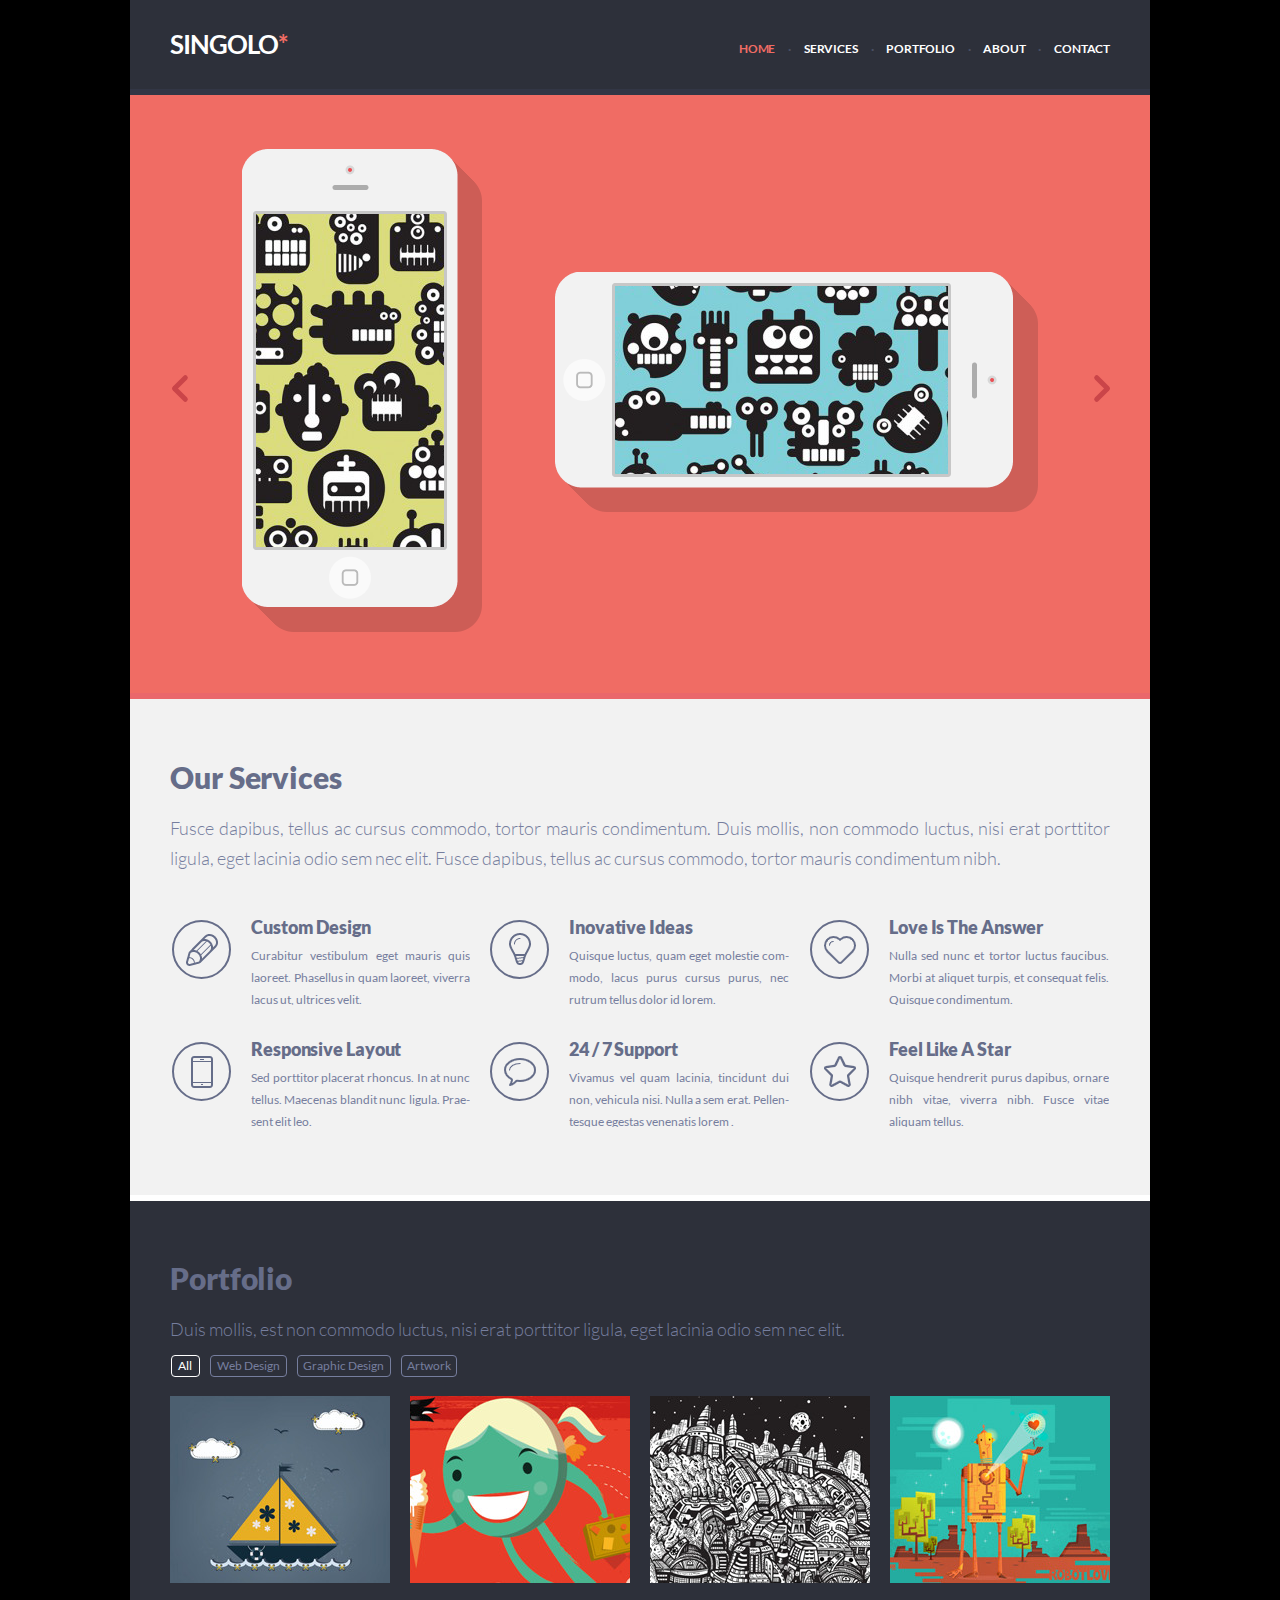
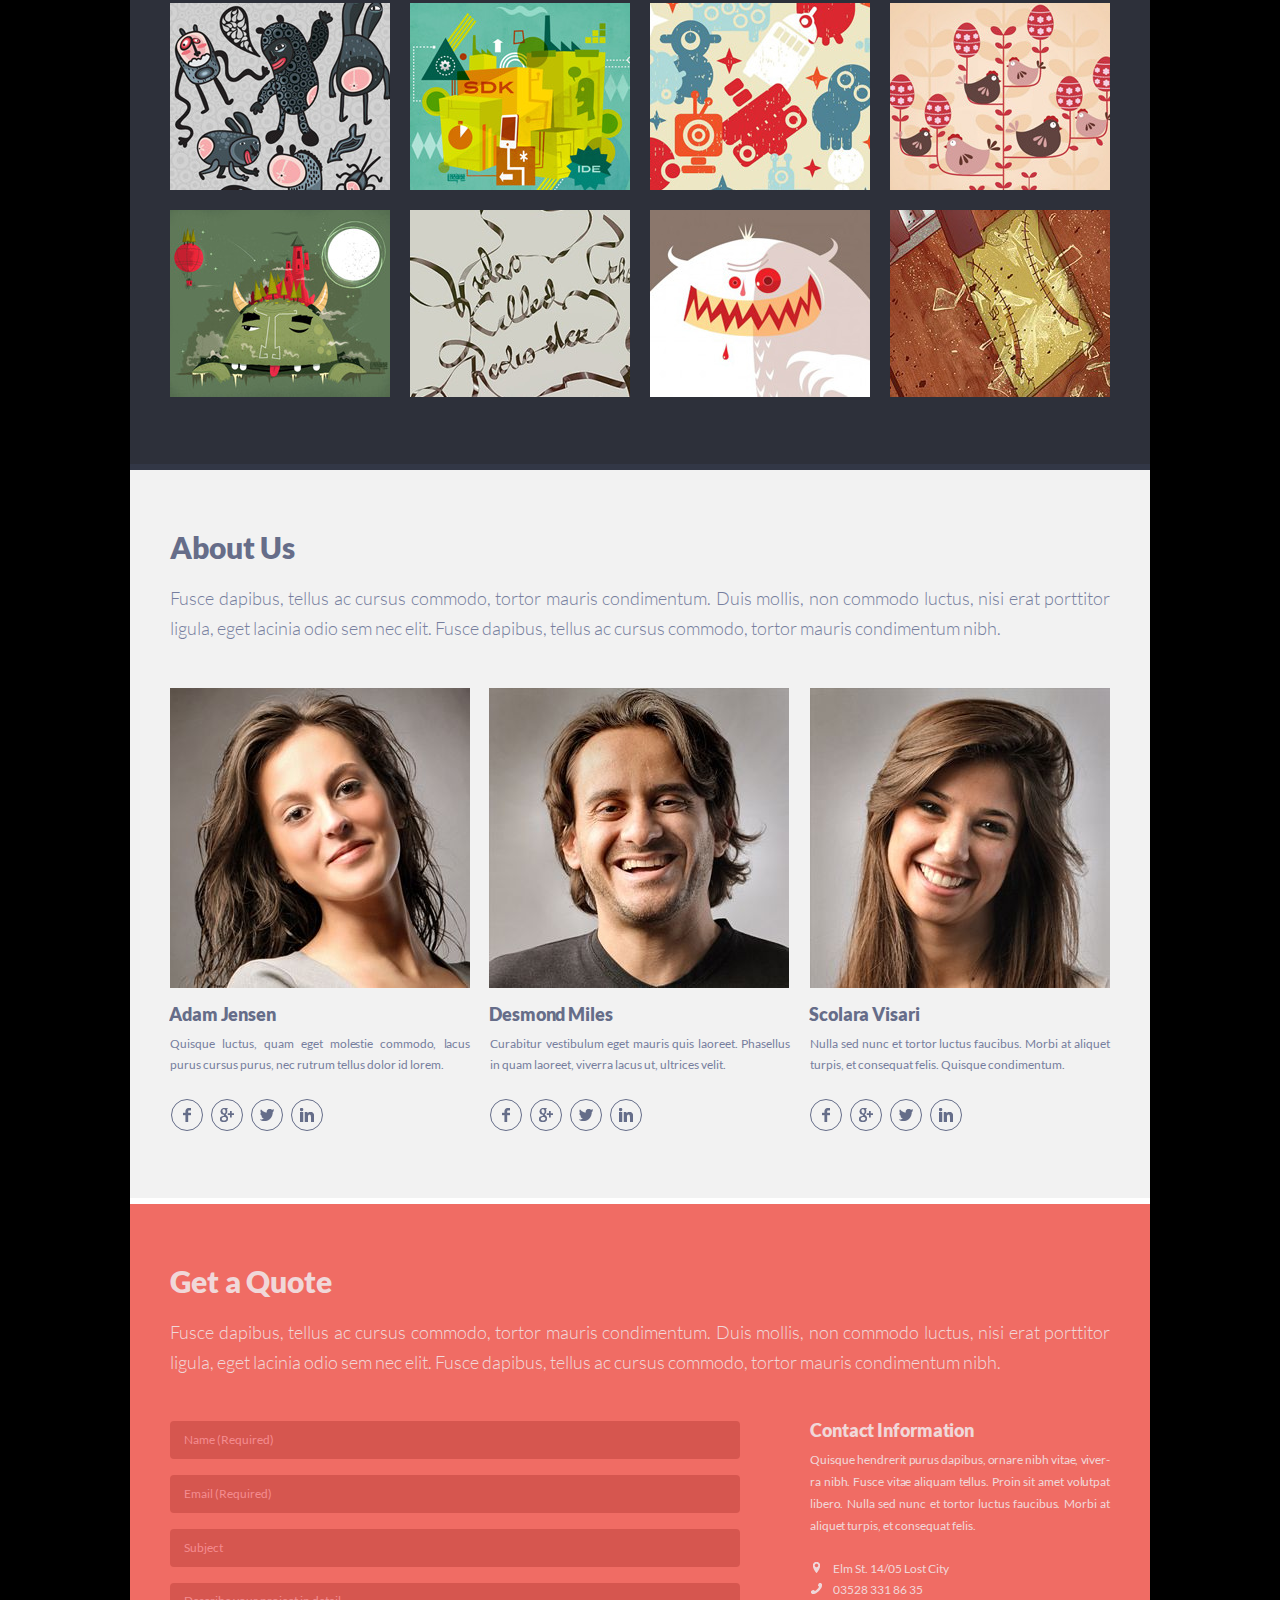
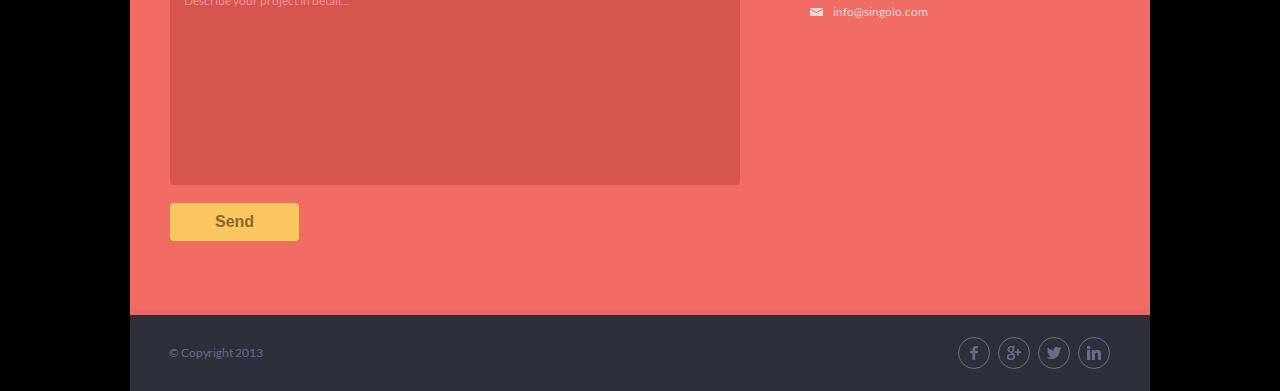
<file: index.html>
<!DOCTYPE html>
<html lang="en">
  <head>
    <meta charset="UTF-8" />
    <meta name="viewport" content="width=device-width, initial-scale=1.0" />
    <link rel="stylesheet" href="./fonts.css" />
    <link rel="stylesheet" href="./style.css" />
    <title>Singolo</title>
  </head>
  <body>
    <header>
      <input id="menu_toggle" type="checkbox" />
      <label class="menu_btn" for="menu_toggle">
        <span></span>
      </label>
      <h1>
        <span>Singolo</span>
        <span>*</span>
      </h1>
      <nav>
        <ul>
          <li>
            <a class="active" href="#">Home</a>
          </li>
          <li class="decoration-dot">·</li>
          <li>
            <a href="#services">Services</a>
          </li>
          <li class="decoration-dot">·</li>
          <li>
            <a href="#portfolio">Portfolio</a>
          </li>
          <li class="decoration-dot">·</li>
          <li>
            <a href="#about">About</a>
          </li>
          <li class="decoration-dot">·</li>
          <li>
            <a href="#contacts">Contact</a>
          </li>
        </ul>
      </nav>
    </header>
    <main>
      <div class="section slider">
        <i class="arrow arrow-left"></i>
        <div class="slides-wrapper">
          <div class="slides">
            <div class="slide">
              <img src="./assets/images/slider/slider-1.png" alt="Slider 1" />
              <div class="black-screen b-screen-1"></div>
              <div class="home-btn h-btn-1"></div>
              <div class="black-screen b-screen-2"></div>
              <div class="home-btn h-btn-2"></div>
            </div>
            <div class="slide">
              <img src="./assets/images/slider/slider-2.png" alt="Slider 2" />
              <div class="black-screen b-screen-3"></div>
              <div class="home-btn h-btn-3"></div>
            </div>
          </div>
        </div>
        <i class="arrow arrow-right"></i>
      </div>
      <section id="services" class="section services">
        <div class="services-container">
          <h2 class="header-container service-header">Our Services</h2>
          <p class="header-intro services-intro">
            Fusce dapibus, tellus ac cursus commodo, tortor mauris condimentum.
            Duis mollis, non commodo luctus, nisi erat porttitor ligula, eget
            lacinia odio sem nec elit. Fusce dapibus, tellus ac cursus commodo,
            tortor mauris condimentum nibh.
          </p>
          <div class="services-item-container">
            <div class="services-item services-item-fix">
              <div class="img-container">
                <img class="icon-fix" src="./assets/images/pen.png" alt="Pen" />
              </div>
              <div class="description-container">
                <h3 class="subheader services-subheader">Custom Design</h3>
                <p class="regular-text description-text">
                  Curabitur vestibulum eget mauris quis laoreet. Phasellus in
                  quam laoreet, viverra lacus ut, ultrices velit.
                </p>
              </div>
            </div>
            <div class="services-item">
              <div class="img-container img-container-fix">
                <img
                  class="icon-fix"
                  src="./assets/images/bulb.png"
                  alt="Bulb"
                />
              </div>
              <div class="description-container">
                <h3 class="subheader services-subheader">Inovative Ideas</h3>
                <p class="regular-text description-text">
                  Quisque luctus, quam eget molestie com­modo, lacus purus
                  cursus purus, nec rutrum tellus dolor id lorem.
                </p>
              </div>
            </div>
            <div class="services-item">
              <div class="img-container img-container-fix">
                <img
                  class="icon-fix"
                  src="./assets/images/heart.png"
                  alt="Heart"
                />
              </div>
              <div class="description-container">
                <h3 class="subheader services-subheader">Love Is The Answer</h3>
                <p class="regular-text description-text">
                  Nulla sed nunc et tortor luctus faucibus. Morbi at aliquet
                  turpis, et consequat felis. Quisque condimentum.
                </p>
              </div>
            </div>
            <div class="services-item services-item-fix">
              <div class="img-container">
                <img
                  class="icon-fix"
                  src="./assets/images/phone.png"
                  alt="Phone"
                />
              </div>
              <div class="description-container">
                <h3 class="subheader services-subheader">Responsive Layout</h3>
                <p class="regular-text description-text">
                  Sed porttitor placerat rhoncus. In at nunc tellus. Maecenas
                  blandit nunc ligula. Prae­sent elit leo.
                </p>
              </div>
            </div>
            <div class="services-item">
              <div class="img-container img-container-fix">
                <img
                  class="icon-fix"
                  src="./assets/images/bubble.png"
                  alt="Bubble"
                />
              </div>
              <div class="description-container">
                <h3 class="subheader services-subheader">24 / 7 Support</h3>
                <p class="regular-text description-text">
                  Vivamus vel quam lacinia, tincidunt dui non, vehicula nisi.
                  Nulla a sem erat. Pellen­tesque egestas venenatis lorem .
                </p>
              </div>
            </div>
            <div class="services-item">
              <div class="img-container img-container-fix">
                <img
                  class="icon-fix"
                  src="./assets/images/star.png"
                  alt="Star"
                />
              </div>
              <div class="description-container">
                <h3 class="subheader services-subheader">Feel Like A Star</h3>
                <p class="regular-text description-text">
                  Quisque hendrerit purus dapibus, ornare nibh vitae, viverra
                  nibh. Fusce vitae aliquam tellus.
                </p>
              </div>
            </div>
          </div>
        </div>
      </section>
      <section id="portfolio" class="section portfolio">
        <div class="portfolio-container">
          <h2 class="header-container portfolio-header">Portfolio</h2>
          <p class="header-intro portfolio-intro">
            Duis mollis, est non commodo luctus, nisi erat porttitor ligula,
            eget lacinia odio sem nec elit.
          </p>
          <div class="tags">
            <a class="regular-text tag-element active-tag">All</a>
            <a class="regular-text tag-element">Web Design</a>
            <a class="regular-text tag-element">Graphic Design</a>
            <a class="regular-text tag-element">Artwork</a>
          </div>
          <div class="portfolio-grid-container">
            <div class="portfolio-grid-element">
              <img
                src="./assets/images/portfolio/portfolio1.jpeg"
                alt="Image 1"
              />
            </div>
            <div class="portfolio-grid-element">
              <img
                src="./assets/images/portfolio/portfolio2.jpeg"
                alt="Image 2"
              />
            </div>
            <div class="portfolio-grid-element">
              <img
                src="./assets/images/portfolio/portfolio3.jpeg"
                alt="Image 3"
              />
            </div>
            <div class="portfolio-grid-element">
              <img
                src="./assets/images/portfolio/portfolio4.jpeg"
                alt="Image 4"
              />
            </div>
            <div class="portfolio-grid-element">
              <img
                src="./assets/images/portfolio/portfolio5.jpeg"
                alt="Image 5"
              />
            </div>
            <div class="portfolio-grid-element">
              <img
                src="./assets/images/portfolio/portfolio6.jpeg"
                alt="Image 6"
              />
            </div>
            <div class="portfolio-grid-element">
              <img
                src="./assets/images/portfolio/portfolio7.jpeg"
                alt="Image 7"
              />
            </div>
            <div class="portfolio-grid-element">
              <img
                src="./assets/images/portfolio/portfolio8.jpeg"
                alt="Image 8"
              />
            </div>
            <div class="portfolio-grid-element">
              <img
                src="./assets/images/portfolio/portfolio9.jpeg"
                alt="Image 9"
              />
            </div>
            <div class="portfolio-grid-element">
              <img
                src="./assets/images/portfolio/portfolio10.jpeg"
                alt="Image 10"
              />
            </div>
            <div class="portfolio-grid-element">
              <img
                src="./assets/images/portfolio/portfolio11.jpeg"
                alt="Image 11"
              />
            </div>
            <div class="portfolio-grid-element">
              <img
                src="./assets/images/portfolio/portfolio12.jpeg"
                alt="Image 12"
              />
            </div>
          </div>
        </div>
      </section>
      <section id="about" class="section about">
        <div class="about-container">
          <h2 class="header-container about-header">About Us</h2>
          <p class="header-intro about-intro">
            Fusce dapibus, tellus ac cursus commodo, tortor mauris condimentum.
            Duis mollis, non commodo luctus, nisi erat porttitor ligula, eget
            lacinia odio sem nec elit. Fusce dapibus, tellus ac cursus commodo,
            tortor mauris condimentum nibh.
          </p>
          <div class="about-grid-container">
            <div class="about-grid-element">
              <img src="./assets/images/about/about1.jpg" alt="Adam Jensen" />
              <h3 class="subheader about-subheader">Adam Jensen</h3>
              <p class="regular-text about-text">
                Quisque luctus,
                <span>quam eget molestie commodo, lacus purus</span> cursus
                purus, nec rutrum tellus dolor id lorem.
              </p>
              <div class="social-links social-links-fix">
                <a href="#!">
                  <img src="./assets/images/facebook.png" alt="Facebook" />
                </a>
                <a href="#!">
                  <img src="./assets/images/google+.png" alt="Google+" />
                </a>
                <a href="#!">
                  <img src="./assets/images/twitter.png" alt="Twitter" />
                </a>
                <a href="#!">
                  <img src="./assets/images/linkedin.png" alt="Linked In" />
                </a>
              </div>
            </div>
            <div class="about-grid-element">
              <img
                class="about-img-fix"
                src="./assets/images/about/about2.jpg"
                alt="Desmond Miles"
              />
              <h3 class="subheader about-subheader">Desmond Miles</h3>
              <p class="regular-text about-text">
                Curabitur vestibulum eget mauris quis laoreet. Phasellus in quam
                laoreet, viverra lacus ut, ultrices velit.
              </p>
              <div class="social-links">
                <a href="#!">
                  <img src="./assets/images/facebook.png" alt="Facebook" />
                </a>
                <a href="#!">
                  <img src="./assets/images/google+.png" alt="Google+" />
                </a>
                <a href="#!">
                  <img src="./assets/images/twitter.png" alt="Twitter" />
                </a>
                <a href="#!">
                  <img src="./assets/images/linkedin.png" alt="Linked In" />
                </a>
              </div>
            </div>
            <div class="about-grid-element">
              <img
                src="./assets/images/about/about3.jpg"
                alt="Scolara Visari"
              />
              <h3 class="subheader about-subheader">Scolara Visari</h3>
              <p class="regular-text about-text">
                Nulla sed nunc et tortor luctus faucibus. Morbi at aliquet
                turpis, et consequat felis. Quisque condimentum.
              </p>
              <div class="social-links">
                <a href="#!">
                  <img src="./assets/images/facebook.png" alt="Facebook" />
                </a>
                <a href="#!">
                  <img src="./assets/images/google+.png" alt="Google+" />
                </a>
                <a href="#!">
                  <img src="./assets/images/twitter.png" alt="Twitter" />
                </a>
                <a href="#!">
                  <img src="./assets/images/linkedin.png" alt="Linked In" />
                </a>
              </div>
            </div>
          </div>
        </div>
      </section>
      <section id="contacts" class="section get-a-quote">
        <div class="get-a-quote-container">
          <h2 class="header-container quote-header">Get a Quote</h2>
          <p class="header-intro quote-intro">
            Fusce dapibus, tellus ac cursus commodo, tortor mauris condimentum.
            Duis mollis, non commodo luctus, nisi erat porttitor ligula, eget
            lacinia odio sem nec elit. Fusce dapibus, tellus ac cursus commodo,
            tortor mauris condimentum nibh.
          </p>
          <div class="form-container regular-text">
            <form method="POST" action="#">
              <div class="form-group">
                <input
                  type="text"
                  id="first_name_field"
                  maxlength="32"
                  name="first_name"
                  pattern="[A-Za-zА-Яа-я]{1,32}"
                  placeholder="Name (Required)"
                  title="Please use only letters"
                  required
                />
                <input
                  type="email"
                  name="email"
                  id="email_field"
                  placeholder="Email (Required)"
                  required
                />
                <input
                  type="text"
                  name="subject"
                  id="subject_field"
                  placeholder="Subject"
                />
                <textarea
                  name="description"
                  id="description_field"
                  rows="10"
                  cols="30"
                  maxlength="800"
                  placeholder="Describe your project in detail..."
                ></textarea>
              </div>
              <button type="submit" id="quote-submit" value="">Send</button>
            </form>
            <div class="contact-container">
              <h3 class="subheader contact-subheader">Contact Information</h3>
              <p class="contact-text">
                Quisque
                <span>
                  hendrerit purus dapibus, ornare nibh vitae, viver&shy;ra&shy;
                  nibh. Fusce vitae aliquam tellus. Proin sit amet volutpat
                  libero. Nulla sed nunc et tortor luctus faucibus. Morbi at
                  aliquet </span
                >turpis, et consequat felis.
              </p>
              <div class="contact-links-container">
                <a class="contact-link" href="#!">
                  <img src="./assets/images/location.png" alt=" Location" />
                  <span>Elm St. 14/05 Lost City</span>
                </a>
                <a class="contact-link" href="tel:03528-331-86-35">
                  <img
                    src="./assets/images/contact-phone.png"
                    alt="Phone number"
                  />
                  <span>03528 331 86 35</span>
                </a>
                <a class="contact-link" href="mailto:info@singolo.com">
                  <img src="./assets/images/mail.png" alt="Email" />
                  <span>info@singolo.com</span>
                </a>
              </div>
            </div>
          </div>
        </div>
      </section>
    </main>
    <footer>
      <div class="footer-container">
        <div class="regular-text">
          <span>© Copyright 2013</span>
        </div>
        <div class="social-links social-links-fix">
          <a href="#!">
            <img src="./assets/images/facebook.png" alt="Facebook" />
          </a>
          <a href="#!">
            <img src="./assets/images/google+.png" alt="Google+" />
          </a>
          <a href="#!">
            <img src="./assets/images/twitter.png" alt="Twitter" />
          </a>
          <a href="#!">
            <img src="./assets/images/linkedin.png" alt="Linked In" />
          </a>
        </div>
      </div>
    </footer>

    <div class="false_submit_result">
      <div class="submit-result-container">
        <p>Письмо отправлено</p>
        <p class="submit-result-subject"></p>
        <p class="submit-result-description"></p>
        <button id="close_submit_result">OK</button>
      </div>
    </div>
    <script src="./script.js"></script>
  </body>
</html>
</file>
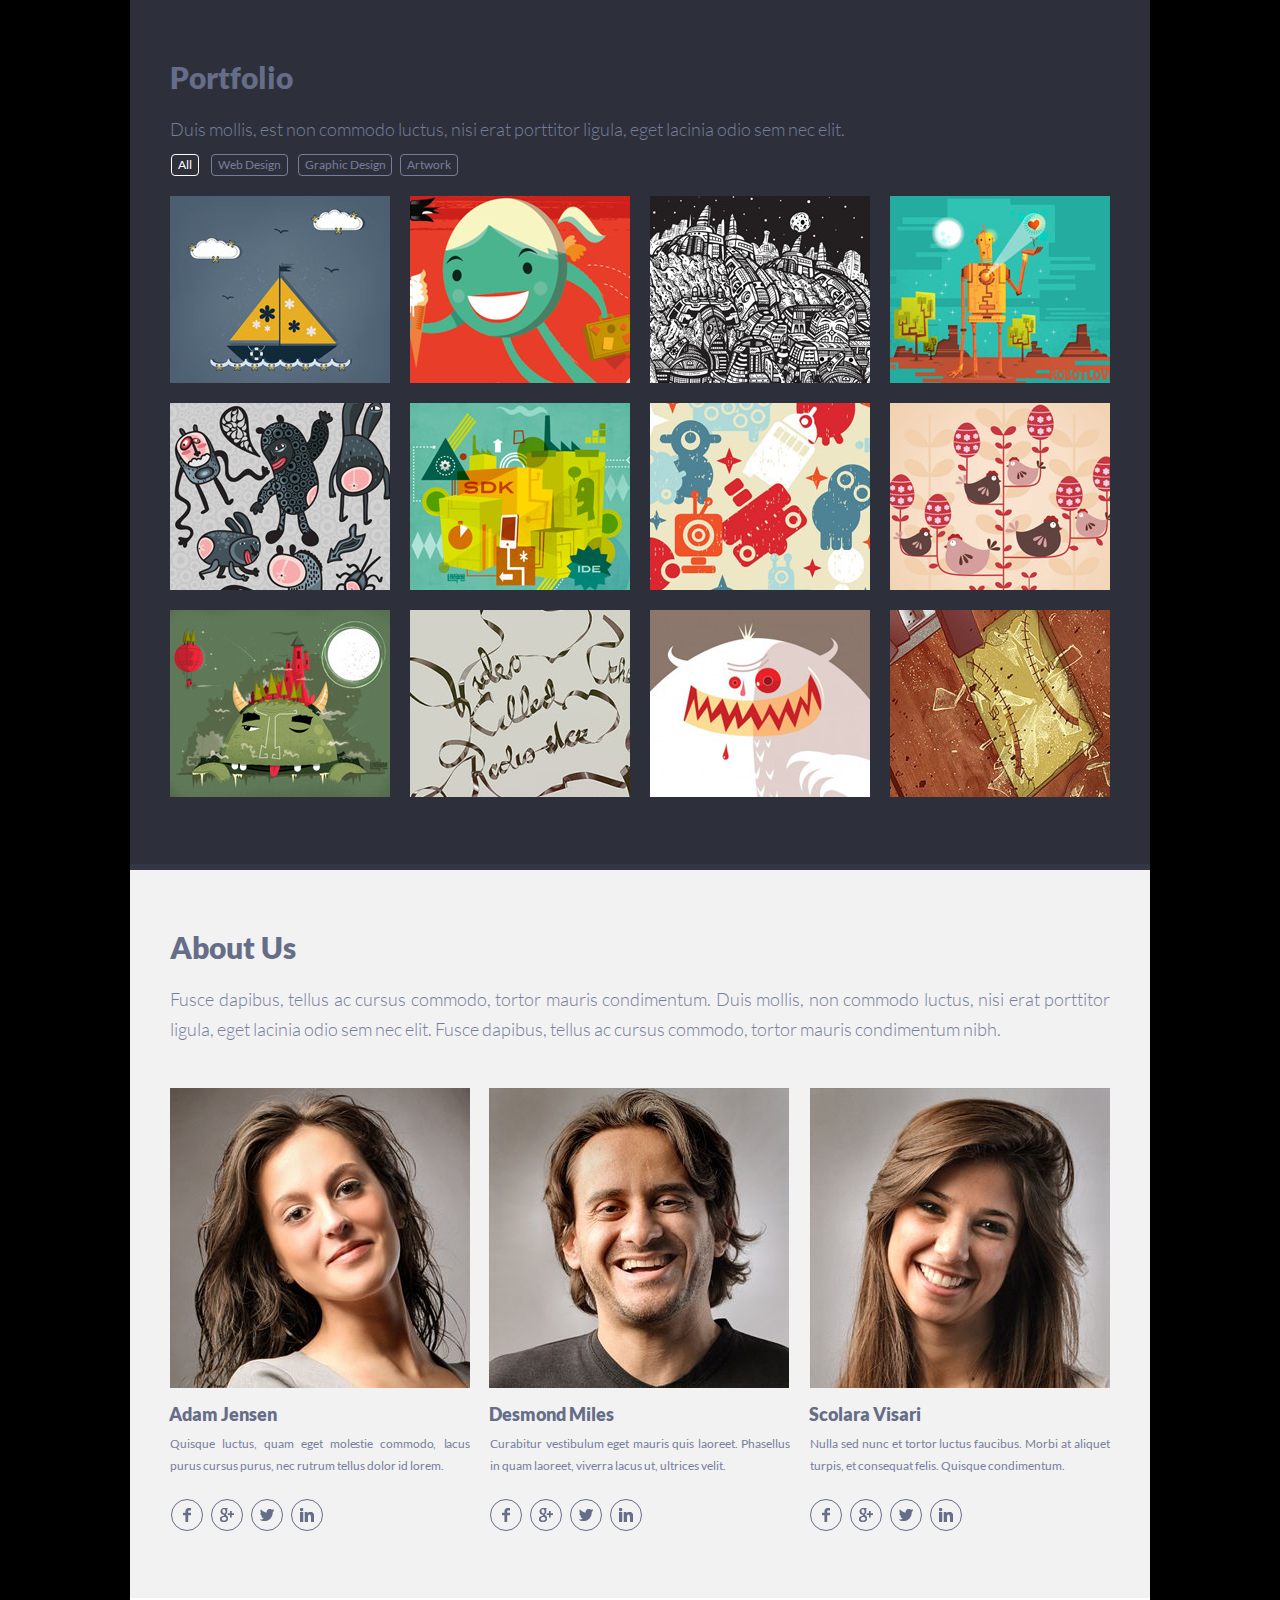
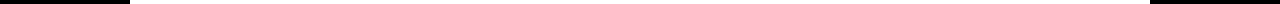
<file: singolo2.html>
<!DOCTYPE html>
<html lang="en">
  <head>
    <meta charset="UTF-8" />
    <meta name="viewport" content="width=device-width, initial-scale=1.0" />
    <title>Document</title>
    <link rel="stylesheet" href="./singolo2.css" />
    <link rel="stylesheet" href="./fonts.css" />
  </head>
  <body>
    <section class="portfolio">
      <div class="portfolio-container">
        <h2>Portfolio</h2>
        <p>
          Duis mollis, est non commodo luctus, nisi erat porttitor ligula, eget
          lacinia odio sem nec elit.
        </p>
        <div class="tags">
          <a class="tag-element acitve-tag" href="#!">All</a>
          <a class="tag-element" href="#!">Web Design</a>
          <a class="tag-element" href="#!">Graphic Design</a>
          <a class="tag-element" href="#!">Artwork</a>
        </div>
        <div class="portfolio-grid-container">
          <div class="portfolio-grid-element">
            <img
              src="./assets/images/portfolio/portfolio1.jpeg"
              alt="Image 1"
            />
          </div>
          <div class="portfolio-grid-element">
            <img
              src="./assets/images/portfolio/portfolio2.jpeg"
              alt="Image 2"
            />
          </div>
          <div class="portfolio-grid-element">
            <img
              src="./assets/images/portfolio/portfolio3.jpeg"
              alt="Image 3"
            />
          </div>
          <div class="portfolio-grid-element">
            <img
              src="./assets/images/portfolio/portfolio4.jpeg"
              alt="Image 4"
            />
          </div>
          <div class="portfolio-grid-element">
            <img
              src="./assets/images/portfolio/portfolio5.jpeg"
              alt="Image 5"
            />
          </div>
          <div class="portfolio-grid-element">
            <img
              src="./assets/images/portfolio/portfolio6.jpeg"
              alt="Image 6"
            />
          </div>
          <div class="portfolio-grid-element">
            <img
              src="./assets/images/portfolio/portfolio7.jpeg"
              alt="Image 7"
            />
          </div>
          <div class="portfolio-grid-element">
            <img
              src="./assets/images/portfolio/portfolio8.jpeg"
              alt="Image 8"
            />
          </div>
          <div class="portfolio-grid-element">
            <img
              src="./assets/images/portfolio/portfolio9.jpeg"
              alt="Image 9"
            />
          </div>
          <div class="portfolio-grid-element">
            <img
              src="./assets/images/portfolio/portfolio10.jpeg"
              alt="Image 10"
            />
          </div>
          <div class="portfolio-grid-element">
            <img
              src="./assets/images/portfolio/portfolio11.jpeg"
              alt="Image 11"
            />
          </div>
          <div class="portfolio-grid-element">
            <img
              src="./assets/images/portfolio/portfolio12.jpeg"
              alt="Image 12"
            />
          </div>
        </div>
      </div>
    </section>
    <section class="about">
      <div class="about-container">
        <h2>About Us</h2>
        <p>
          Fusce dapibus, tellus ac cursus commodo, tortor mauris condimentum.
          Duis mollis, non commodo luctus, nisi erat porttitor ligula, eget
          lacinia odio sem nec elit. Fusce dapibus, tellus ac cursus commodo,
          tortor mauris condimentum nibh.
        </p>
        <div class="about-grid-container">
          <div class="about-grid-element">
            <img src="./assets/images/about/about1.jpg" alt="Adam Jensen" />
            <h3>Adam Jensen</h3>
            <p>
              Quisque luctus,
              <span>quam eget molestie commodo, lacus purus</span> cursus purus,
              nec rutrum tellus dolor id lorem.
            </p>
            <div class="social-links social-links-fix">
              <a href="#!">
                <img src="./assets/images/facebook.png" alt="Facebook" />
              </a>
              <a href="#!">
                <img src="./assets/images/google+.png" alt="Google+" />
              </a>
              <a href="#!">
                <img src="./assets/images/twitter.png" alt="Twitter" />
              </a>
              <a href="#!">
                <img src="./assets/images/linkedin.png" alt="Linked In" />
              </a>
            </div>
          </div>
          <div class="about-grid-element">
            <img
              class="about-img-fix"
              src="./assets/images/about/about2.jpg"
              alt="Desmond Miles"
            />
            <h3>Desmond Miles</h3>
            <p>
              Curabitur vestibulum eget mauris quis laoreet. Phasellus in quam
              laoreet, viverra lacus ut, ultrices velit.
            </p>
            <div class="social-links">
              <a href="#!">
                <img src="./assets/images/facebook.png" alt="Facebook" />
              </a>
              <a href="#!">
                <img src="./assets/images/google+.png" alt="Google+" />
              </a>
              <a href="#!">
                <img src="./assets/images/twitter.png" alt="Twitter" />
              </a>
              <a href="#!">
                <img src="./assets/images/linkedin.png" alt="Linked In" />
              </a>
            </div>
          </div>
          <div class="about-grid-element">
            <img src="./assets/images/about/about3.jpg" alt="Scolara Visari" />
            <h3>Scolara Visari</h3>
            <p>
              Nulla sed nunc et tortor luctus faucibus. Morbi at aliquet turpis,
              et consequat felis. Quisque condimentum.
            </p>
            <div class="social-links">
              <a href="#!">
                <img src="./assets/images/facebook.png" alt="Facebook" />
              </a>
              <a href="#!">
                <img src="./assets/images/google+.png" alt="Google+" />
              </a>
              <a href="#!">
                <img src="./assets/images/twitter.png" alt="Twitter" />
              </a>
              <a href="#!">
                <img src="./assets/images/linkedin.png" alt="Linked In" />
              </a>
            </div>
          </div>
        </div>
      </div>
    </section>
  </body>
</html>
</file>
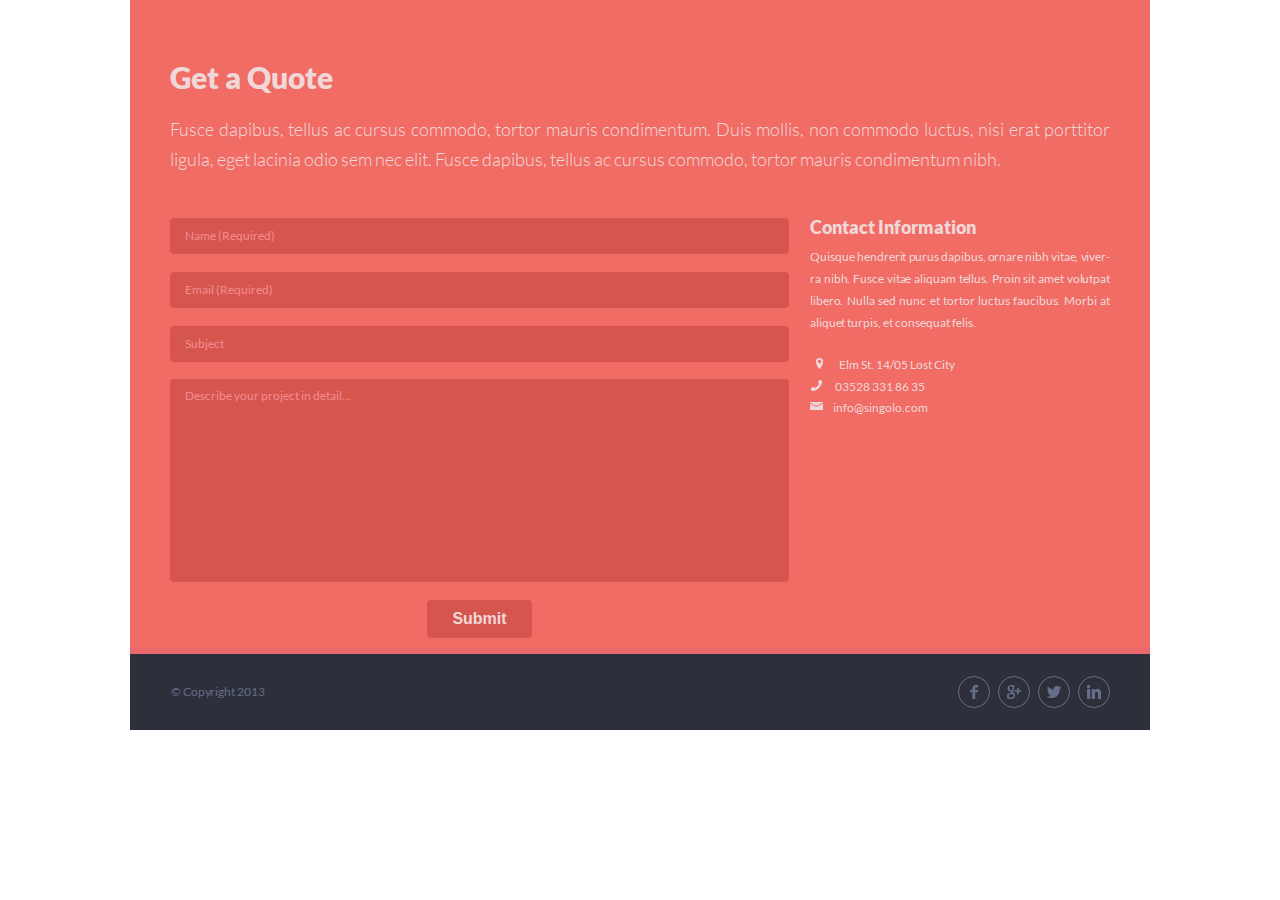
<file: singolo3.html>
<!DOCTYPE html>
<html lang="en">
  <head>
    <meta charset="UTF-8" />
    <meta name="viewport" content="width=device-width, initial-scale=1.0" />
    <title>Document</title>
    <link rel="stylesheet" href="./fonts.css" />
    <link rel="stylesheet" href="./singolo3.css" />
  </head>
  <body>
    <section class="get-a-quote">
      <div class="get-a-quote-container">
        <h2>Get a Quote</h2>
        <p>
          Fusce dapibus, tellus ac cursus commodo, tortor mauris condimentum.
          Duis mollis, non commodo luctus, nisi erat porttitor ligula, eget
          lacinia odio sem nec elit. Fusce dapibus, tellus ac cursus commodo,
          tortor mauris condimentum nibh.
        </p>
        <div class="form-container">
          <form method="POST" action="">
            <input
              type="text"
              id="first_name_field"
              maxlength="32"
              name="first_name"
              pattern="[A-Za-z]{1,32}"
              placeholder="Name (Required)"
              required
            />
            <input
              type="email"
              name="email"
              id="email_field"
              placeholder="Email (Required)"
              required
            />
            <input
              type="text"
              name="subject"
              id="subject_field"
              placeholder="Subject"
            />
            <textarea
              name="description"
              id="description_field"
              rows="10"
              cols="30"
              placeholder="Describe your project in detail..."
            ></textarea>
            <button type="submit" value="">Submit</button>
          </form>
          <div class="contact-container">
            <h3>Contact Information</h3>
            <p>
              Quisque
              <span>
                hendrerit purus dapibus, ornare nibh vitae, viver&shy;ra&shy;
                nibh. Fusce vitae aliquam tellus. Proin sit amet volutpat
                libero. Nulla sed nunc et tortor luctus faucibus. Morbi at
                aliquet </span
              >turpis, et consequat felis.
            </p>
            <div class="contact-links-container">
              <a href="#!">
                <img src="./assets/images/location.png" alt=" Location" />
                <span>Elm St. 14/05 Lost City</span>
              </a>
              <a href="tel:03528 331 86 35">
                <img
                  src="./assets/images/contact-phone.png"
                  alt="Phone number"
                />
                <span>03528 331 86 35</span>
              </a>
              <a href="mailto:info@singolo.com">
                <img src="./assets/images/mail.png" alt="Email" />
                <span>info@singolo.com</span>
              </a>
            </div>
          </div>
        </div>
      </div>
    </section>
    <footer>
      <div class="footer-container">
        <span>© Copyright 2013</span>
        <div class="social-links social-links-fix">
          <a href="#!">
            <img src="./assets/images/facebook.png" alt="Facebook" />
          </a>
          <a href="#!">
            <img src="./assets/images/google+.png" alt="Google+" />
          </a>
          <a href="#!">
            <img src="./assets/images/twitter.png" alt="Twitter" />
          </a>
          <a href="#!">
            <img src="./assets/images/linkedin.png" alt="Linked In" />
          </a>
        </div>
      </div>
    </footer>
  </body>
</html>
</file>
<file: fonts.css>
@font-face {
  font-family: "Lato-Regular";
  src: url("./assets/fonts/Lato-Regular.ttf") format("truetype"), url("./assets/fonts/Lato-Regular.woff") format("woff"), url("./assets/fonts/Lato-Regular.woff2") format("woff2");
  font-weight: normal;
  font-style: normal;
}

@font-face {
  font-family: "Lato-Bold";
  src: url("./assets/fonts/Lato-Bold.ttf") format("truetype"), url("./assets/fonts/Lato-Bold.woff") format("woff"), url("./assets/fonts/Lato-Bold.woff2") format("woff2");
  font-weight: normal;
  font-style: normal;
}

@font-face {
  font-family: "Lato-Black";
  src: url("./assets/fonts/Lato-Black.ttf") format("truetype"), url("./assets/fonts/Lato-Black.woff") format("woff"), url("./assets/fonts/Lato-Black.woff2") format("woff2");
  font-weight: normal;
  font-style: normal;
}

@font-face {
  font-family: "Lato-Light";
  src: url("./assets/fonts/Lato-Light.ttf") format("truetype"), url("./assets/fonts/Lato-Light.woff") format("woff"), url("./assets/fonts/Lato-Light.woff2") format("woff2");
  font-weight: normal;
  font-style: normal;
}
</file>
<file: style.css>
:root {
  --white: #fff;
  --whitegray: #f2f2f2;
  --lightbeige: #f0d8d9;
  --darkblue: #2d303a;
  --darkbluegray: #323645;
  --textdarkblue: #494e62;
  --darkgray: #666d89;
  --textgray: #656d89;
  --graytext: #767e9e;
  --lightpink: #f48c8f;
  --pinkred: #f06c64;
  --darkpinkred: #ea676b;
  --red: #d6564f;
  --darkred: #ca4549;
  --widthSlide: 100%;
  --yellow: #fbc65f;
  --brown: #886a30;
}

* {
  padding: 0;
  margin: 0;
}

html {
  scroll-behavior: smooth;
}

body {
  max-width: 1020px;
  width: 100%;
  margin: 0 auto;
  background: black;
  box-sizing: border-box;
  overflow: overlay;
}

.prevent-scroll {
  overflow: hidden;
}

header {
  display: -webkit-box;
  display: -ms-flexbox;
  display: flex;
  -webkit-box-pack: justify;
  -ms-flex-pack: justify;
  justify-content: space-between;
  -webkit-box-align: center;
  -ms-flex-align: center;
  align-items: center;
  box-sizing: inherit;
  position: sticky;
  top: 0;
  z-index: 10000;
  width: inherit;
  max-width: inherit;
  height: 95px;
  padding: 0 40px;
  color: var(--white);
  background-color: var(--darkblue);
  font-family: "Lato-Bold", "Open Sans", sans-serif;
  font-weight: 700;
  text-transform: uppercase;
  line-height: 6px;
  letter-spacing: -0.2px;
  border-bottom: 6px solid var(--darkbluegray);
}

header h1 {
  display: -webkit-box;
  display: -ms-flexbox;
  display: flex;
  font-size: 26px;
  letter-spacing: -1px;
  margin-top: -1px;
}

header h1 span:last-child {
  color: var(--pinkred);
}

header nav {
  width: 372px;
}

header nav ul {
  display: -webkit-box;
  display: -ms-flexbox;
  display: flex;
  -webkit-box-pack: justify;
  -ms-flex-pack: justify;
  justify-content: space-between;
  -webkit-box-align: center;
  -ms-flex-align: center;
  align-items: center;
  font-size: 12px;
  list-style-type: none;
  padding-top: 9px;
  padding-left: 1px;
}

header nav ul li a {
  color: inherit;
  text-decoration: none;
}

header nav ul li a:hover {
  color: var(--pinkred);
  text-decoration: underline;
}

.decoration-dot {
  color: var(--textdarkblue);
}

.active {
  color: var(--pinkred);
}

#menu_toggle {
  display: none;
}

#menu_toggle:checked ~ .menu_btn {
  -webkit-transform: rotate(-90deg);
  transform: rotate(-90deg);
}

#menu_toggle:checked ~ h1 {
  transform: translateX(-45%);
}

@media (max-width: 347px) {
  #menu_toggle:checked ~ h1 {
    transform: translateX(-35%);
  }
}

#menu_toggle:checked ~ nav,
#menu_toggle:checked ~ nav ul {
  transform: translateX(0);
  opacity: 1;
}

.menu_btn {
  -webkit-transition-duration: 0.25s;
  transition-duration: 0.25s;
  -webkit-box-sizing: border-box;
  box-sizing: border-box;
  display: -webkit-box;
  display: -ms-flexbox;
  display: flex;
  -webkit-box-align: center;
  -ms-flex-align: center;
  align-items: center;
  position: absolute;
  left: 30px;
  width: 25px;
  height: 25px;
  cursor: pointer;
  z-index: 2;
}

.menu_btn span {
  display: inline-block;
  position: absolute;
  width: 100%;
  height: 3px;
  background-color: #ffffff;
}

.menu_btn span::before {
  display: inline-block;
  position: absolute;
  width: 100%;
  height: 3px;
  background-color: #ffffff;
  content: "";
  top: -8px;
  -webkit-transition-duration: 0.25s;
  transition-duration: 0.25s;
}

.menu_btn span::after {
  display: inline-block;
  position: absolute;
  width: 100%;
  height: 3px;
  background-color: #ffffff;
  content: "";
  top: 8px;
  -webkit-transition-duration: 0.25s;
  transition-duration: 0.25s;
}

@media screen and (min-width: 768px) {
  .menu_btn {
    display: none;
  }
}

@media screen and (max-width: 767px) {
  header {
    justify-content: center;
  }
  header h1 {
    position: relative;
    z-index: 10;
    transition: 0.25s;
  }
  header nav {
    position: absolute;
    top: 0;
    left: 0;
    width: 100%;
    height: 100vh;
    background-color: rgba(45, 48, 58, 0.6);
    display: flex;
    justify-content: center;
    align-items: center;
    opacity: 0;
    transition: opacity 0.25s;
    transform: translateX(-100%);
  }
  header nav ul {
    box-sizing: border-box;
    flex-flow: column;
    align-items: flex-start;
    width: 80%;
    height: 100%;
    margin-right: 20%;
    padding: 55% 20%;
    background: var(--darkbluegray);
    transition: 0.25s;
    transform: translateX(-100%);
  }
  header nav ul .decoration-dot {
    display: none;
  }
  header nav ul a {
    font-size: 20px;
  }
}

.section {
  scroll-margin-top: 40px;
}

.slider {
  display: -webkit-box;
  display: -ms-flexbox;
  display: flex;
  -webkit-box-pack: center;
  -ms-flex-pack: center;
  justify-content: center;
  -webkit-box-align: center;
  -ms-flex-align: center;
  align-items: center;
  position: relative;
  width: 100%;
  background-color: var(--pinkred);
  border-bottom: 6px solid var(--darkpinkred);
  transition: background-color 1s;
}

.active-slide-bg {
  background-color: #648bf0;
}

.slide {
  max-width: 1020px;
  position: relative;
  height: inherit;
  width: 100vw;
}

.slide img {
  height: inherit;
  max-width: 100%;
  object-fit: contain;
}

.slides {
  display: flex;
  position: relative;
  top: 0;
  left: -100%;
  width: 10000px;
  height: inherit;
}

.slides-wrapper {
  overflow: hidden;
  position: relative;
  width: inherit;
  height: inherit;
  z-index: 1;
}

.slides.shifting {
  transition: 0.2s ease-out;
}

.black-screen {
  position: absolute;
  width: 32.7%;
  height: 31.7%;
  background-color: black;
  border-radius: 2px;
  z-index: 1000;
  opacity: 0;
  transition: opacity 0.3s;
}

.b-screen-1 {
  top: 31.9%;
  left: 5.2%;
  transform: rotate(90deg);
}

.b-screen-2 {
  top: 31.9%;
  left: 47.5%;
}

.b-screen-3 {
  width: 34.7%;
  height: 33.7%;
  top: 31.4%;
  left: 31.5%;
  transform: rotate(90deg);
}

.home-btn {
  position: absolute;
  width: 4%;
  height: 6.8%;
  border-radius: 50%;
  z-index: 1000;
  cursor: pointer;
}

.h-btn-1 {
  top: 77.3%;
  left: 19.62%;
}

.h-btn-2 {
  top: 44.25%;
  left: 42.6%;
}

.h-btn-3 {
  width: 4.2%;
  height: 7.2%;
  top: 79.7%;
  left: 46.72%;
}

.active-screen {
  opacity: 1;
}

.arrow {
  position: absolute;
  height: 27px;
  width: 16px;
  -webkit-transition: 0.25s;
  transition: 0.25s;
  z-index: 100;
  top: 50%;
  transform: translateY(-50%);
}

.arrow:hover {
  cursor: pointer;
}

.arrow-left {
  left: 40px;
}

.arrow-right {
  right: 38px;
}

.arrow-left::before {
  content: "";
  position: absolute;
  top: 0;
  left: 0;
  width: 20px;
  height: 5px;
  background-color: var(--darkred);
  border-radius: 5px;
  -webkit-transform: rotate(135deg);
  transform: rotate(135deg);
}

.arrow-left::after {
  content: "";
  position: absolute;
  top: 11px;
  left: 0;
  width: 20px;
  height: 5px;
  background-color: var(--darkred);
  border-radius: 5px;
  -webkit-transform: rotate(45deg);
  transform: rotate(45deg);
}

.arrow-right::before {
  content: "";
  position: absolute;
  top: 0;
  right: 0;
  width: 20px;
  height: 5px;
  background-color: var(--darkred);
  border-radius: 5px;
  -webkit-transform: rotate(45deg);
  transform: rotate(45deg);
}

.arrow-right::after {
  content: "";
  position: absolute;
  top: 11px;
  right: 0;
  width: 20px;
  height: 5px;
  background-color: var(--darkred);
  border-radius: 5px;
  -webkit-transform: rotate(135deg);
  transform: rotate(135deg);
}

.header-container {
  font-size: 30px;
  line-height: 18px;
  font-family: "Lato-Black", "Open Sans", sans-serif;
  font-weight: 900;
  text-align: left;
  letter-spacing: -0.1px;
}

.header-intro {
  margin: 0;
  margin-top: 27px;
  font-size: 18px;
  line-height: 30px;
  font-family: "Lato-Light", "Open Sans", sans-serif;
  font-weight: 300;
  text-align: justify;
}

.regular-text {
  font-size: 12px;
  line-height: 22px;
  font-family: "Lato-Regular", "Open Sans", sans-serif;
  font-weight: 400;
  text-align: justify;
}

.subheader {
  font-size: 18px;
  line-height: 18px;
  font-family: "Lato-Black", "Open Sans", sans-serif;
  font-weight: 900;
  text-align: left;
  letter-spacing: -0.1px;
}

.services {
  display: -webkit-box;
  display: -ms-flexbox;
  display: flex;
  -webkit-box-pack: center;
  -ms-flex-pack: center;
  justify-content: center;
  -webkit-box-align: center;
  -ms-flex-align: center;
  align-items: center;
  background-color: var(--whitegray);
  border-bottom: 6px solid var(--white);
  font-family: "Lato-Light", "Open Sans", sans-serif;
}

.services-container {
  padding: 68px 40px;
}

.service-header {
  color: var(--darkgray);
  margin-top: 1px;
}

.services-intro {
  color: var(--graytext);
}

.services-item-container {
  display: -ms-grid;
  display: grid;
  grid-template-columns: repeat(3, 1fr);
  margin-top: 45px;
  gap: 35px 20px;
}

.services-item {
  display: -webkit-box;
  display: -ms-flexbox;
  display: flex;
  -webkit-box-pack: justify;
  -ms-flex-pack: justify;
  justify-content: space-between;
  -webkit-box-align: start;
  -ms-flex-align: start;
  align-items: flex-start;
  margin: 0 auto;
  max-width: 300px;
}

.services-item .img-container {
  display: -webkit-box;
  display: -ms-flexbox;
  display: flex;
  -webkit-box-pack: center;
  -ms-flex-pack: center;
  justify-content: center;
  -webkit-box-align: center;
  -ms-flex-align: center;
  align-items: center;
  min-width: 55px;
  height: 55px;
  margin-right: 20px;
  margin-top: 2px;
  border: 2px solid var(--darkgray);
  border-radius: 50%;
}

.services-item-fix {
  margin-left: 2px;
}

.img-container-fix {
  margin-left: -1px;
}

.icon-fix {
  margin-left: 1px;
  margin-top: 1px;
}

.services-item:nth-child(2) .icon-fix {
  margin-top: -1px;
}

.description-container {
  display: -webkit-box;
  display: -ms-flexbox;
  display: flex;
  -webkit-box-orient: vertical;
  -webkit-box-direction: normal;
  -ms-flex-flow: column;
  flex-flow: column;
  -webkit-box-pack: justify;
  -ms-flex-pack: justify;
  justify-content: space-between;
  -webkit-box-align: start;
  -ms-flex-align: start;
  align-items: flex-start;
  max-width: 220px;
  height: 87px;
}

.services-subheader {
  color: var(--darkgray);
}

.description-text {
  height: 60px;
  color: var(--graytext);
  overflow: hidden;
}

.portfolio {
  height: 727px;
  padding: 68px 35px;
  background-color: var(--darkblue);
  border-bottom: 6px solid #323746;
}

.portfolio-header {
  margin: 0;
  color: var(--darkgray);
  padding: 0 5px;
}

.portfolio-intro {
  margin-bottom: 11px;
  color: var(--graytext);
  text-align: left;
  padding: 0 5px;
}

.portfolio-grid-container {
  display: -ms-grid;
  display: grid;
  grid-template-columns: repeat(4, 1fr);
  grid-template-rows: repeat(3, 187px);
  gap: 20px;
  grid-auto-rows: 0;
  overflow-y: hidden;
  padding: 5px;
}

.portfolio-grid-element {
  cursor: pointer;
}

.tags {
  width: 300px;
  margin-bottom: 14px;
  padding: 0 5px;
}

.tag-element {
  padding: 3px 6px;
  padding-top: 2px;
  border-radius: 2px;
  text-decoration: none;
  color: var(--graytext);
  text-align: center;
  border: 1px solid var(--graytext);
  border-radius: 4px;
  cursor: pointer;
}

.tag-element:nth-child(1) {
  margin-right: 4px;
  margin-left: 1px;
  padding-right: 7px;
}

.tag-element:nth-child(2) {
  margin-left: 2px;
  margin-right: 4px;
}

.tag-element:nth-child(3) {
  padding-left: 5px;
  margin-left: 2px;
  margin-right: 6px;
}

.tag-element:nth-child(4) {
  padding-left: 5px;
  padding-right: 5px;
}

.active-tag {
  color: var(--white);
  border-color: var(--white);
}

.tag-element:hover {
  text-decoration: underline;
  background-color: var(--whitegray);
  border-color: var(--whitegray);
  color: var(--graytext);
}

.active-img {
  -webkit-box-shadow: 0px 0px 0px 5px rgba(240, 108, 100, 1);
  -moz-box-shadow: 0px 0px 0px 5px rgba(240, 108, 100, 1);
  box-shadow: 0px 0px 0px 5px rgba(240, 108, 100, 1);
}

.about {
  height: 592px;
  padding: 68px 40px;
  background-color: var(--whitegray);
  border-bottom: 6px solid var(--white);
}

.about-header {
  margin: 0;
  color: var(--darkgray);
}

.about-intro {
  margin-bottom: 45px;
  color: var(--graytext);
}

.about-grid-container {
  display: -ms-grid;
  display: grid;
  grid-template-columns: repeat(3, 1fr);
  gap: 20px;
}

.about-grid-element {
  max-width: 300px;
}

.about-grid-element > img {
  width: 100%;
}

.about-img-fix {
  margin-left: -1px;
}

.about-subheader {
  width: 100%;
  margin: 0;
  margin-top: 13px;
  margin-left: -1px;
  color: var(--darkgray);
  white-space: nowrap;
  overflow: hidden;
  text-overflow: ellipsis;
}

.about-text {
  margin: 0;
  margin-top: 10px;
  color: var(--graytext);
  line-height: 21px;
}

.about-text span {
  letter-spacing: -0.1px;
}

.social-links {
  display: -webkit-box;
  display: -ms-flexbox;
  display: flex;
  -webkit-box-pack: justify;
  -ms-flex-pack: justify;
  justify-content: space-between;
  -webkit-box-align: center;
  -ms-flex-align: center;
  align-items: center;
  width: 152px;
  margin-top: 24px;
}

.social-links-fix {
  margin-left: 1px;
}

.social-links a {
  display: -webkit-box;
  display: -ms-flexbox;
  display: flex;
  -webkit-box-pack: center;
  -ms-flex-pack: center;
  justify-content: center;
  -webkit-box-align: center;
  -ms-flex-align: center;
  align-items: center;
  width: 30px;
  height: 30px;
  border: 1px solid var(--textgray);
  border-radius: 50%;
  text-decoration: none;
}

.social-links a:hover {
  -webkit-transform: scale(1.15);
  transform: scale(1.15);
}

.get-a-quote {
  padding: 68px 40px;
  background-color: var(--pinkred);
  border-bottom: 6px solid var(--darkpinkred);
}

.quote-header {
  margin: 0;
  color: var(--lightbeige);
}

.quote-intro {
  margin-bottom: 44px;
  color: var(--lightbeige);
}

.form-container {
  display: -webkit-box;
  display: -ms-flexbox;
  display: flex;
  -webkit-box-pack: justify;
  -ms-flex-pack: justify;
  justify-content: space-between;
  -webkit-box-align: start;
  -ms-flex-align: start;
  align-items: flex-start;
}

.form-container form {
  display: -webkit-box;
  display: -ms-flexbox;
  display: flex;
  -webkit-box-orient: vertical;
  -webkit-box-direction: normal;
  -ms-flex-flow: column;
  flex-flow: column;
  -webkit-box-pack: justify;
  -ms-flex-pack: justify;
  justify-content: space-between;
  -webkit-box-align: center;
  -ms-flex-align: center;
  align-items: flex-start;
  max-width: 619px;
  min-width: 570px;
  height: 420px;
}

.form-group {
  width: 100%;
  display: -webkit-box;
  display: -ms-flexbox;
  display: flex;
  -webkit-box-orient: vertical;
  -webkit-box-direction: normal;
  -ms-flex-flow: column;
  flex-flow: column;
  -webkit-box-pack: justify;
  -ms-flex-pack: justify;
  justify-content: space-between;
  -webkit-box-align: center;
  -ms-flex-align: center;
  align-items: center;
  height: 364px;
}

.form-container form input,
.form-container form textarea {
  width: calc(100% - 29px);
  padding: 12px 15px;
  padding-left: 14px;
  font-size: 12px;
  border: none;
  background-color: var(--red);
  color: var(--lightbeige);
  border-radius: 4px;
}

.form-container form button {
  font-size: 16px;
  font-weight: 600;
  padding: 10px 45px;
  background-color: var(--yellow);
  color: var(--brown);
  border: none;
  border-radius: 4px;
  cursor: pointer;
}

.form-container form button:hover {
  background-color: var(--brown);
  color: var(--yellow);
}

.form-container form input::-webkit-input-placeholder,
.form-container form textarea::-webkit-input-placeholder {
  color: var(--lightpink);
  font-size: 12px;
  font-family: "Lato-Regular";
  font-weight: 400;
}

.form-container form input:-ms-input-placeholder,
.form-container form textarea:-ms-input-placeholder {
  color: var(--lightpink);
  font-size: 12px;
  font-family: "Lato-Regular";
  font-weight: 400;
}

.form-container form input::-ms-input-placeholder,
.form-container form textarea::-ms-input-placeholder {
  color: var(--lightpink);
  font-size: 12px;
  font-family: "Lato-Regular";
  font-weight: 400;
}

.form-container form input::placeholder,
.form-container form textarea::placeholder {
  color: var(--lightpink);
  font-size: 12px;
  font-family: "Lato-Regular";
  font-weight: 400;
}

.form-container form input:focus:invalid {
  background: red;
}

.form-container form textarea {
  resize: none;
  padding-top: 10px;
  height: 180px;
}

.contact-container {
  max-width: 300px;
  min-width: 220px;
  margin-left: 30px;
}

.contact-subheader {
  margin: 0;
  color: var(--lightbeige);
}

.contact-text,
.contact-link {
  margin: 0;
  margin-top: 10px;
  color: var(--lightbeige);
}

.contact-text span {
  letter-spacing: -0.1px;
}

.contact-links-container {
  display: -webkit-box;
  display: -ms-flexbox;
  display: flex;
  -webkit-box-orient: vertical;
  -webkit-box-direction: normal;
  -ms-flex-flow: column;
  flex-flow: column;
  -webkit-box-pack: justify;
  -ms-flex-pack: justify;
  justify-content: space-between;
  -webkit-box-align: start;
  -ms-flex-align: start;
  align-items: flex-start;
  margin-top: 21px;
}

.contact-link {
  text-decoration: none;
  margin: 0;
}

.contact-link:nth-child(2) {
  margin-top: -1px;
}

.contact-link img {
  margin-top: -5px;
  margin-right: 8px;
  vertical-align: middle;
}

.contact-link:nth-child(3) img {
  margin-top: 0;
}

footer {
  display: -webkit-box;
  display: -ms-flexbox;
  display: flex;
  -webkit-box-pack: center;
  -ms-flex-pack: center;
  justify-content: center;
  -webkit-box-align: center;
  -ms-flex-align: center;
  align-items: center;
  height: 76px;
  background-color: var(--darkblue);
  padding: 0 40px;
}

.footer-container {
  display: -webkit-box;
  display: -ms-flexbox;
  display: flex;
  -webkit-box-pack: justify;
  -ms-flex-pack: justify;
  justify-content: space-between;
  -webkit-box-align: center;
  -ms-flex-align: center;
  align-items: center;
  width: 100%;
}

.footer-container span {
  color: var(--textgray);
  text-align: center;
  padding-left: 2px;
  letter-spacing: -0.1px;
}

.footer-container span:last-child {
  margin-left: -3px;
}

footer .social-links {
  display: -webkit-box;
  display: -ms-flexbox;
  display: flex;
  -webkit-box-pack: justify;
  -ms-flex-pack: justify;
  justify-content: space-between;
  -webkit-box-align: center;
  -ms-flex-align: center;
  align-items: center;
  width: 152px;
  margin: 0;
}

.social-links-fix {
  margin-left: 1px;
}

.false_submit_result {
  display: none;
  justify-content: center;
  align-items: center;
  position: fixed;
  top: 0;
  left: 0;
  right: 0;
  bottom: 0;
  width: 100%;
  background: rgba(0, 0, 0, 0.75);
  z-index: 100000;
}

.submit-result-container {
  width: 300px;
  padding: 20px;
  border-radius: 8px;
  background: var(--darkbluegray);
  color: var(--whitegray);
  font-family: "Lato-Bold", "Open Sans", sans-serif;
  font-weight: 700;
}

.submit-result-container p:first-of-type {
  font-weight: 900;
  font-size: 18px;
  margin-bottom: 10px;
  word-break: break-all;
}

.submit-result-container button {
  font-weight: 700;
  margin-top: 15px;
  padding: 10px 25px;
  background-color: var(--red);
  color: var(--lightbeige);
  border: none;
  border-radius: 4px;
  cursor: pointer;
}

.--show {
  display: flex;
}

@media (max-width: 1019px) {
  .services-item-fix {
    margin-left: auto;
  }
  .services-item-container {
    display: -ms-grid;
    display: grid;
    grid-template-columns: repeat(2, 1fr);
    margin-top: 45px;
    gap: 35px 20px;
  }
  .portfolio {
    height: unset;
  }
  .portfolio-grid-container {
    display: -ms-grid;
    display: grid;
    grid-template-columns: repeat(3, 1fr);
    grid-template-rows: repeat(4, 187px);
    gap: 20px;
    padding: 5px;
    margin: 0 auto;
    justify-items: center;
  }
  .portfolio-grid-element {
    width: 100%;
  }
  .portfolio-grid-element img {
    height: 100%;
  }
  .form-container form {
    min-width: 440px;
  }
  .arrow-left {
    left: 28px;
  }
  .arrow-right {
    right: 28px;
  }
  .get-a-quote {
    padding-top: 53px;
    padding-bottom: 53px;
  }
}

@media (max-width: 767px) {
  .section {
    scroll-margin-top: 65px;
  }
  .services,
  .services-container,
  .services-item-container {
    height: auto;
  }
  .services,
  .portfolio,
  .about {
    padding: 40px 0;
  }
  .services-container {
    padding: 0;
  }
  .services-container,
  .portfolio,
  .about,
  .get-a-quote {
    padding-left: 30px;
    padding-right: 30px;
  }
  .services-item-container {
    display: -ms-grid;
    display: grid;
    grid-template-columns: repeat(1, 1fr);
    margin-top: 45px;
    gap: 35px 20px;
  }
  .arrow-left {
    left: 10px;
  }
  .arrow-right {
    right: 10px;
  }
  .b-screen-1 {
    top: 31%;
  }
  .b-screen-2 {
    top: 31%;
  }
  .b-screen-3 {
    top: 30.67%;
  }
  .portfolio-grid-container {
    grid-template-columns: repeat(2, 1fr);
    grid-template-rows: repeat(4, 128px);
    gap: 14px;
    padding: 5px;
    width: 315px;
    margin-left: -5px;
  }
  .portfolio-grid-element:nth-child(n + 9) {
    display: none;
  }
  .portfolio-grid-element img {
    max-width: 100%;
    object-fit: contain;
    height: auto;
  }
  .quote-intro {
    margin-bottom: 30px;
  }
  .form-container form {
    min-width: 350px;
  }
  .form-container button {
    width: 100%;
  }
  .footer-container {
    justify-content: center;
  }
  .footer-container .regular-text {
    display: none;
  }
}

@media (max-width: 647px) {
  .services-item-container {
    display: -ms-grid;
    display: grid;
    grid-template-columns: repeat(1, 1fr);
    margin-top: 45px;
    gap: 35px 20px;
  }
  .services-item {
    margin: 0;
  }
  .tags {
    display: flex;
    justify-content: space-around;
    width: 100%;
    padding: 0;
  }
  .tags .tag-element {
    padding: 0 3px;
    margin: 0;
  }
  .about {
    height: auto;
  }
  .about-grid-container {
    grid-template-columns: repeat(1, 1fr);
  }
  .about-grid-element {
    margin: 0 auto;
  }
  .form-container {
    flex-flow: column;
  }
  .form-container form {
    width: 100%;
    min-width: unset;
  }
  .contact-container {
    margin: 0;
    margin-top: 30px;
    width: 100%;
    max-width: unset;
  }
}

@media (max-width: 374px) {
  .portfolio-grid-container {
    grid-template-rows: repeat(4, 1fr);
    width: auto;
  }
}
</file>
<file: singolo2.css>
body {
  width: 1020px;
  padding: 0;
  margin: 0 auto;
  background-color: black;
}

.portfolio {
  height: 728px;
  padding: 68px 40px;
  background-color: #2d303a;
  border-bottom: 6px solid #323746;
}

.portfolio h2 {
  margin: 0;
  font-size: 30px;
  line-height: 18px;
  color: #666d89;
  font-family: "Lato-Black";
  font-weight: 900;
  text-align: left;
}

.portfolio p {
  margin: 0;
  margin-top: 28px;
  margin-bottom: 11px;
  font-size: 18px;
  line-height: 30px;
  color: #767e9e;
  font-family: "Lato-Light";
  font-weight: 300;
  text-align: left;
}

.portfolio-grid-container {
  display: grid;
  grid-template-columns: repeat(4, 1fr);
  grid-template-rows: repeat(3, 187px);
  gap: 20px;
  grid-auto-rows: 0;
  overflow-y: hidden;
}

.tags {
  width: 300px;
  margin-bottom: 21px;
}

.tag-element {
  padding: 3px 6px;
  padding-top: 2px;
  border-radius: 2px;
  text-decoration: none;
  font-size: 12px;
  line-height: 20px;
  color: #767e9e;
  font-family: "Lato-Regular";
  font-weight: 400;
  text-align: center;
  border: 1px solid #767e9e;
  border-radius: 4px;
}

.tag-element:nth-child(1) {
  margin-right: 6px;
  margin-left: 1px;
}

.tag-element:nth-child(2) {
  margin-left: 2px;
  margin-right: 4px;
}

.tag-element:nth-child(3) {
  padding-right: 5px;
  margin-left: 2px;
  margin-right: 4px;
}

.acitve-tag {
  color: #ffffff;
  border-color: #ffffff;
}

.tag-element:hover {
  text-decoration: underline;
  background-color: #f2f2f2;
  border-color: #f2f2f2;
}

.about {
  height: 592px;
  padding: 68px 40px;
  background-color: #f2f2f2;
  border-bottom: 6px solid #ffffff;
}

.about h2 {
  margin: 0;
  font-size: 30px;
  line-height: 18px;
  color: #666d89;
  font-family: "Lato-Black";
  font-weight: 900;
  text-align: left;
}

.about p {
  margin: 0;
  margin-top: 28px;
  margin-bottom: 44px;
  font-size: 18px;
  line-height: 30px;
  color: #767e9e;
  font-family: "Lato-Light";
  font-weight: 300;
  text-align: justify;
}

.about-grid-container {
  display: grid;
  grid-template-columns: repeat(3, 1fr);
  gap: 20px;
}

.about-grid-element {
  width: 300px;
}

.about-img-fix {
  margin-left: -1px;
}

.about-grid-element h3 {
  width: 100%;
  margin: 0;
  margin-top: 13px;
  margin-left: -1px;
  font-size: 18px;
  line-height: 18px;
  color: #666d89;
  font-family: "Lato-Black";
  font-weight: 900;
  text-align: left;
  white-space: nowrap;
  overflow: hidden;
  text-overflow: ellipsis;
}

.about-grid-element p {
  margin: 0;
  margin-top: 10px;
  font-size: 12px;
  line-height: 22px;
  color: #767e9e;
  font-family: "Lato-Regular";
  font-weight: 400;
  text-align: justify;
}

.about-grid-element p span {
  letter-spacing: -0.1px;
}

.social-links {
  display: flex;
  justify-content: space-between;
  align-items: center;
  width: 152px;
  margin-top: 22px;
}

.social-links-fix {
  margin-left: 1px;
}

.social-links a {
  display: flex;
  justify-content: center;
  align-items: center;
  width: 30px;
  height: 30px;
  border: 1px solid #656d89;
  border-radius: 50%;
  text-decoration: none;
}

.social-links a:hover {
  transform: scale(1.15);
}
</file>
<file: singolo3.css>
body {
  width: 1020px;
  margin: 0 auto;
  padding: 0;
}

.get-a-quote {
  height: 512px;
  padding: 68px 40px;
  background-color: #f06c64;
  border-bottom: 6px solid #ea676b;
}

.get-a-quote h2 {
  margin: 0;
  font-size: 30px;
  line-height: 18px;
  color: #f0d8d9;
  font-family: "Lato-Black";
  font-weight: 900;
  text-align: left;
}

.get-a-quote p {
  margin: 0;
  margin-top: 28px;
  margin-bottom: 44px;
  font-size: 18px;
  line-height: 30px;
  color: #f0d8d9;
  font-family: "Lato-Light";
  font-weight: 300;
  text-align: justify;
}

.form-container {
  display: flex;
  justify-content: space-between;
  align-items: flex-start;
}

.form-container form {
  display: flex;
  flex-flow: column;
  justify-content: space-between;
  align-items: center;
  width: 619px;
  height: 420px;
  font-size: 12px;
  line-height: 22px;
  font-family: "Lato-Regular";
  font-weight: 400;
}

.form-container form input,
.form-container form textarea {
  width: calc(100% - 30px);
  padding: 11px 15px 11px 15px;
  font-size: 12px;
  border: none;
  background-color: #d6564f;
  color: #f0d8d9;
  border-radius: 4px;
}

.form-container form button {
  font-size: 16px;
  font-weight: 600;
  padding: 10px 25px;
  background-color: #d6564f;
  color: #f0d8d9;
  border: none;
  border-radius: 4px;
}

.form-container form button:hover {
  background-color: #f0d8d9;
  color: #d6564f;
  cursor: pointer;
}

.form-container form input::placeholder,
.form-container form textarea::placeholder {
  color: #f48c8f;
  font-size: 12px;
  font-family: "Lato-Regular";
  font-weight: 400;
}

.form-container form textarea {
  resize: none;
  padding-top: 9px;
  height: 183px;
}

.form-container .contact-container {
  width: 300px;
}

.form-container .contact-container h3 {
  margin: 0;
  font-size: 18px;
  line-height: 18px;
  color: #f0d8d9;
  font-family: "Lato-Black";
  font-weight: 900;
  text-align: left;
}

.form-container .contact-container p,
.form-container .contact-container a {
  margin: 0;
  margin-top: 10px;
  font-size: 12px;
  line-height: 22px;
  color: #f0d8d9;
  font-family: "Lato-Regular";
  font-weight: 400;
  text-align: justify;
}

.form-container .contact-container p span {
  letter-spacing: -0.1px;
}

.contact-links-container {
  display: flex;
  flex-flow: column;
  justify-content: space-between;
  align-items: flex-start;
  margin-top: 18px;
}

.form-container .contact-container a {
  text-decoration: none;
  margin: 0;
  line-height: 21.5px;
}

.form-container .contact-container a:nth-child(1) img {
  padding-top: 6px;
  padding-left: 3px;
  padding-right: 11px;
}

.form-container .contact-container a:nth-child(2) img {
  padding-right: 10px;
}

.form-container .contact-container a:nth-child(3) img {
  padding-right: 8px;
}

footer {
  display: flex;
  justify-content: center;
  align-items: center;
  height: 76px;
  background-color: #2d303a;
  padding: 0 40px;
}

.footer-container {
  display: flex;
  justify-content: space-between;
  align-items: center;
  width: 100%;
}

.footer-container span {
  font-size: 12px;
  line-height: 22px;
  font-family: "Lato-Regular";
  font-weight: 400;
  color: #656d89;
  text-align: center;
  padding-left: 1px;
  letter-spacing: -0.1px;
}

.social-links {
  display: flex;
  justify-content: space-between;
  align-items: center;
  width: 152px;
}

.social-links-fix {
  margin-left: 1px;
}

.social-links a {
  display: flex;
  justify-content: center;
  align-items: center;
  width: 30px;
  height: 30px;
  border: 1px solid #656d89;
  border-radius: 50%;
  text-decoration: none;
}

.social-links a:hover {
  transform: scale(1.15);
}
</file>
